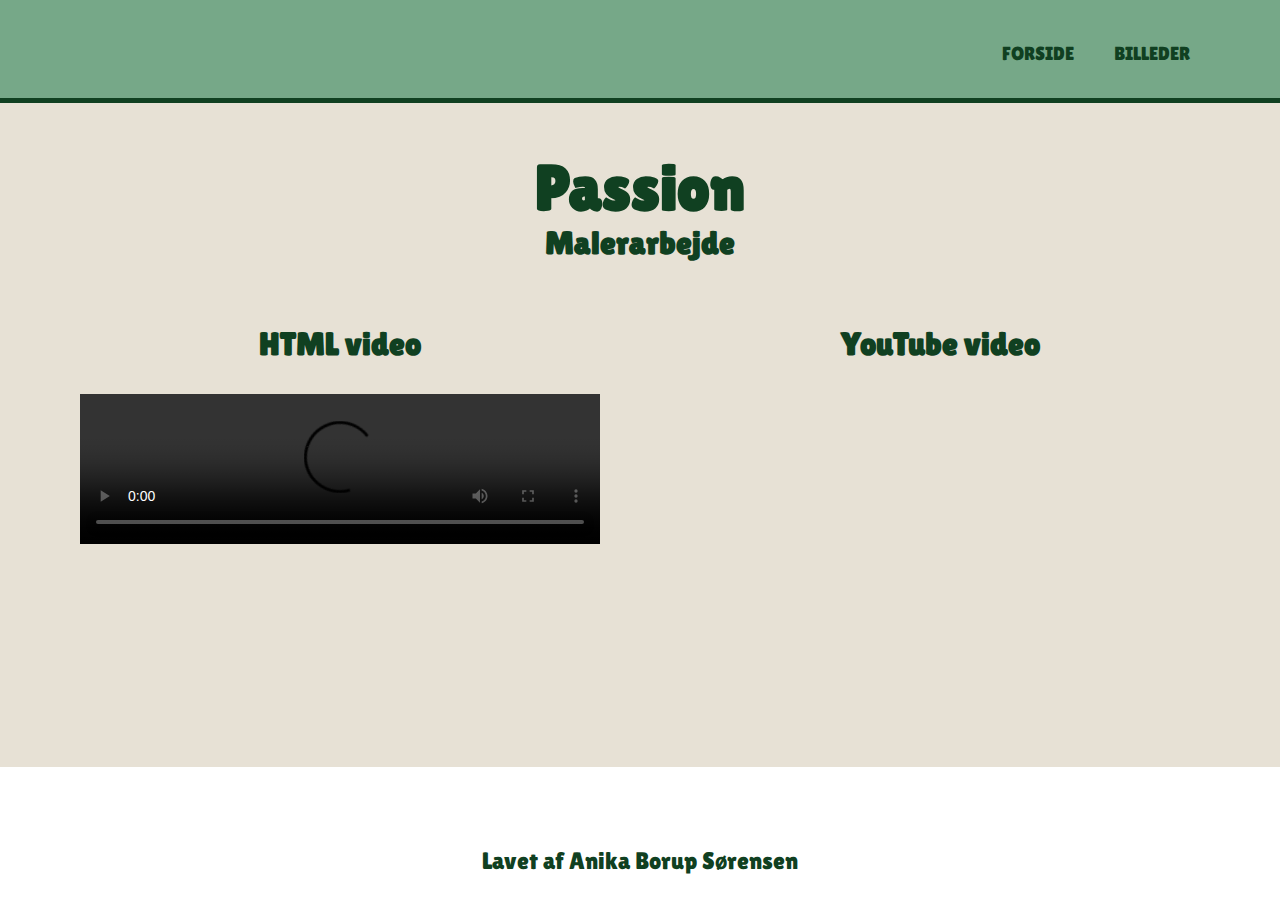
<file: index.html>
<!DOCTYPE html>
<html lang="en">

<head>
    <meta charset="UTF-8">
    <meta name="viewport" content="width=device-width, initial-scale=1.0">
    <title>Videosite</title>
    <link rel="stylesheet" href="styles.css">
    <link href="https://fonts.googleapis.com/css2?family=Lilita+One&display=swap" rel="stylesheet">
</head>

<body>
    <header>
        <nav>

            <ul>
                <li><a href="index.html">Forside</a></li>
                <li><a href="billeder.html">Billeder</a></li>
            </ul>
        </nav>
    </header>

    <main>
        <h1>Passion</h1>
        <h2>Malerarbejde</h2>
        <div class="videoer">
            <div>
                <h3>HTML video</h3>
                <video controls src="https://anikaborup.dk/kea/05_indhold/videosite/videosite.mp4"
                    class="htmlvideo"></video>
            </div>

            <div>
                <h3>YouTube video</h3>
                <div class="youtube">
                    <iframe width="560" height="315" src="https://www.youtube.com/embed/TEyDaWFEWNg?si=AO7dOUficH0cbep-"
                        title="YouTube video player" frameborder="0"
                        allow="accelerometer; autoplay; clipboard-write; encrypted-media; gyroscope; picture-in-picture; web-share"
                        allowfullscreen class="youtubevideo"></iframe>

                </div>
            </div>
        </div>


    </main>

    <Footer>
        <p>Lavet af Anika Borup Sørensen</p>

    </Footer>

</body>

</html>
</file>
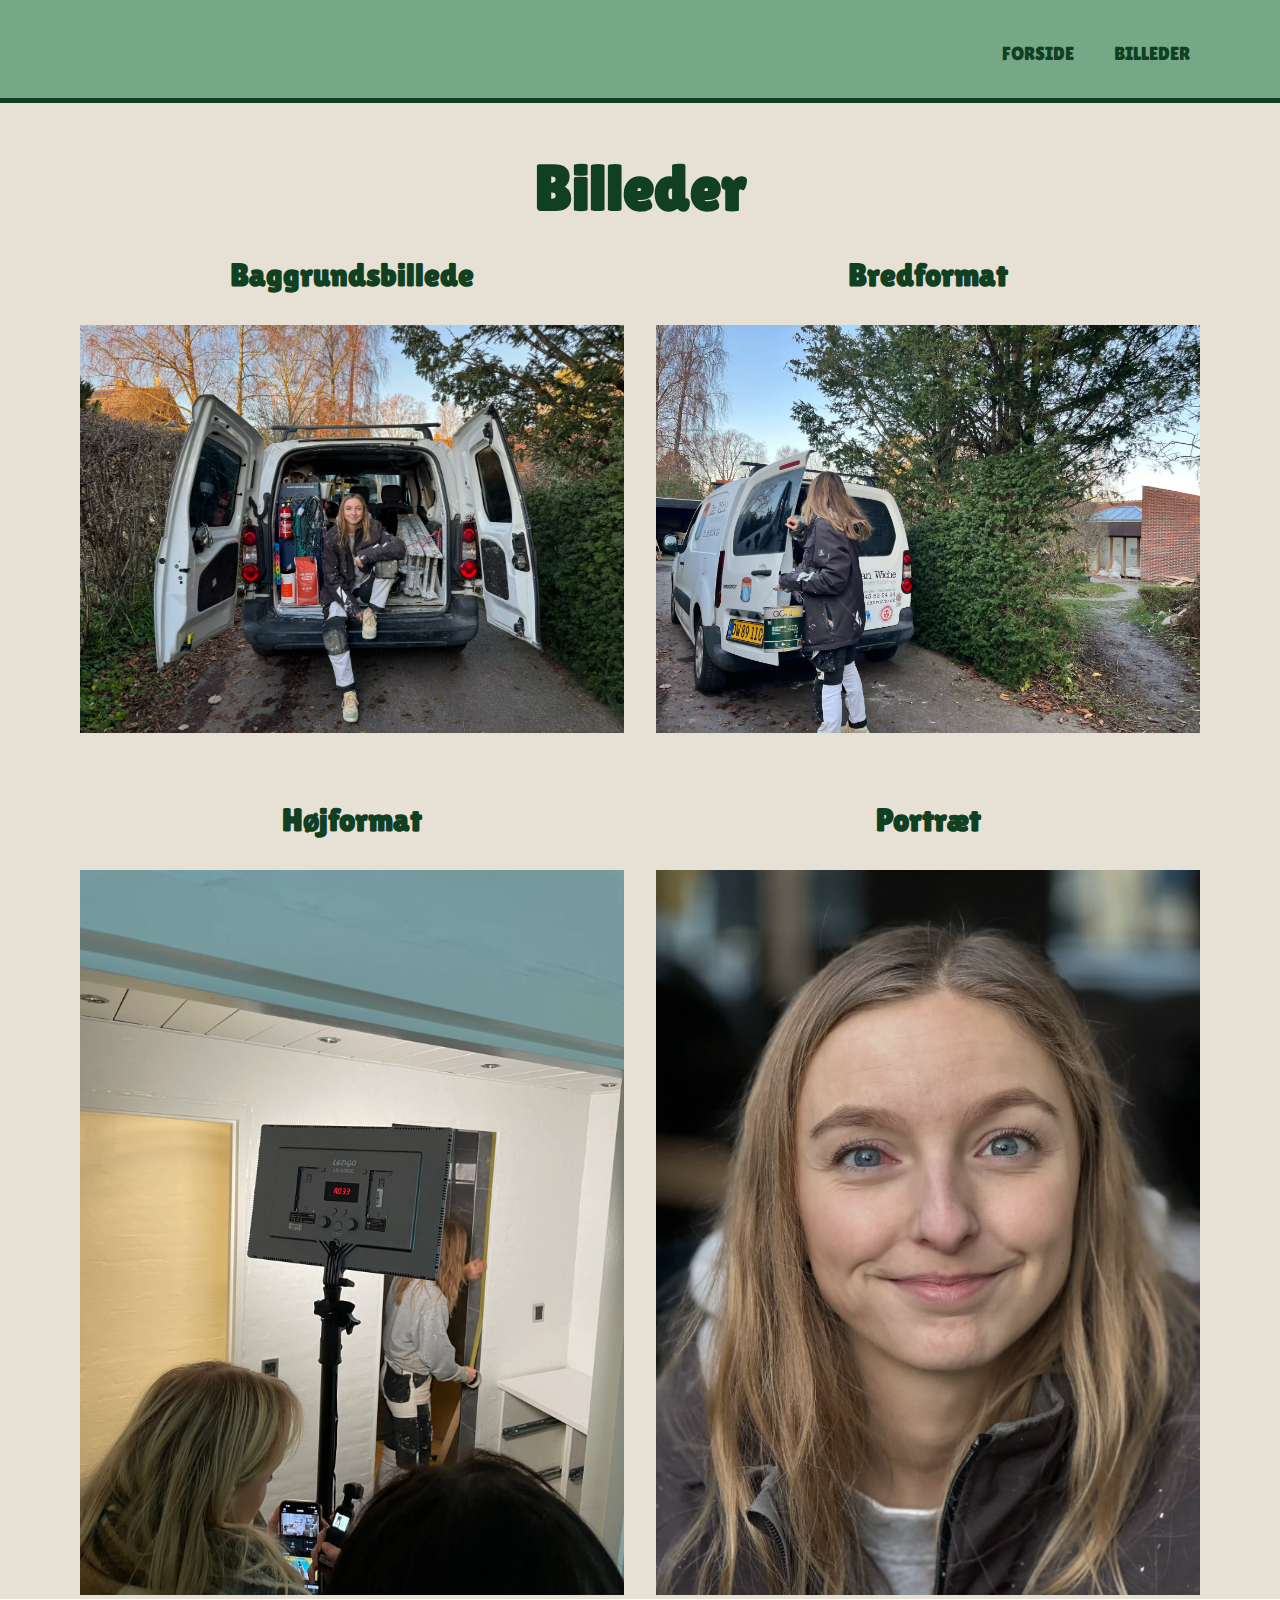
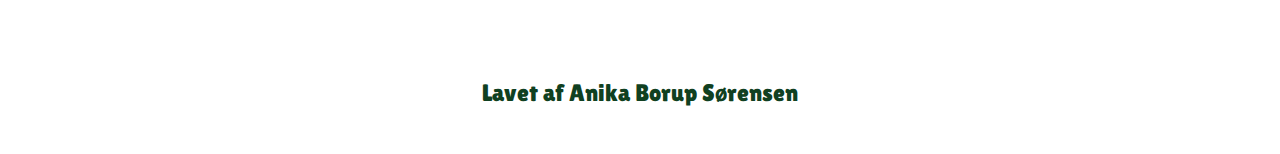
<file: billeder.html>
<!DOCTYPE html>
<html lang="en">

<head>
    <meta charset="UTF-8">
    <meta name="viewport" content="width=device-width, initial-scale=1.0">
    <title>Document</title>
    <link rel="stylesheet" href="styles.css">
    <link href="https://fonts.googleapis.com/css2?family=Lilita+One&display=swap" rel="stylesheet">
</head>


<body>
    <header>
        <nav>

            <ul>
                <li><a href="index.html">Forside</a></li>
                <li><a href="billeder.html">Billeder</a></li>
            </ul>
        </nav>
    </header>

    <main>
        <h1>Billeder</h1>
        <div class="billeder">
            <div>
                <h3>Baggrundsbillede</h3>
                <img src="baggrund-kopi.webp" alt="baggrund" class="bill">
            </div>
            <div>
                <h3>Bredformat</h3>
                <img src="bredformat-kopi.webp" alt="bredformat" class="bill">
            </div>
            <div>
                <h3>Højformat</h3>
                <img src="højformat.webp" alt="hoejformat" class="bill">
            </div>
            <div>
                <h3>Portræt</h3>
                <img src="tanja-kopi.webp" alt="tanja" class="bill">
            </div>
        </div>


    </main>


    <Footer>
        <p>Lavet af Anika Borup Sørensen</p>

    </Footer>
</body>

</html>
</file>
<file: styles.css>
* {
  margin: 0;
  padding: 0;
  box-sizing: border-box;
}

header {
  padding-top: 1px;
  padding-bottom: 15px;
  display: flex;
  align-items: center;
  justify-content: flex-end;
  padding-left: 7%;
  padding-right: 7%;
  /* background-color: rgb(248, 194, 93); */
  border-bottom: 5px solid #104021;
  background-color: #76a888;
}

header img {
  max-width: 100%;
  width: 50%;
  position: absolute;
  bottom: 80%;
  left: 5%;
  background-size: cover;
}

nav {
  list-style: none;
  font-weight: 400;
  text-transform: uppercase;

  line-height: 300%;
  font-size: 120%;
}

ul {
  display: flex;
  justify-content: space-between;
  justify-content: flex-end;
  gap: 40px;
  padding-top: 13%;
  font-family: "Lilita One", sans-serif;
}

a {
  text-decoration: none;
  color: #104021;
}

li {
  list-style: none;
}

a:hover {
  font-weight: 600;
  color: #38230d;
}

h1 {
  text-align: center;
  font-family: "Lilita One", sans-serif;
  color: #104021;
  padding-top: 3rem;
  font-size: 4rem;
}

h2 {
  text-align: center;
  font-family: "Lilita One", sans-serif;
  color: #104021;
  font-size: 2rem;
}

h3 {
  text-align: center;
  font-family: "Lilita One", sans-serif;
  color: #104021;
  margin-bottom: 2rem;
  margin-top: 2rem;
  font-size: 2rem;
}

.videoer {
  display: grid;
  grid-template-columns: 1fr 1fr;
  margin-left: 5rem;
  margin-right: 5rem;
  gap: 5rem;

  padding-bottom: 5rem;
  padding-top: 2rem;
  text-align: center;
  font-size: 1.5rem;
}

.htmlvideo {
  width: 100%;
}

.youtubevideo {
  position: absolute;
  inset: 0;
  height: 100%;
  width: 100%;
}

.youtube {
  position: relative;
  width: 100%;
  height: 0;

  padding-top: calc(100% / (16 / 9));
}

.bill {
  width: 100%;
}

.billeder {
  display: grid;
  grid-template-columns: 1fr 1fr;
  gap: 2rem;
  margin-left: 5rem;
  margin-right: 5rem;
  font-family: "Lilita One", sans-serif;
  color: #104021;
}

footer {
  font-family: "Lilita One", sans-serif;
  color: #104021;
  text-align: center;
  margin-top: 5rem;
  margin-bottom: 3rem;
  font-size: 1.5rem;
}

main {
  background-color: rgb(231, 225, 213);
}
</file>
